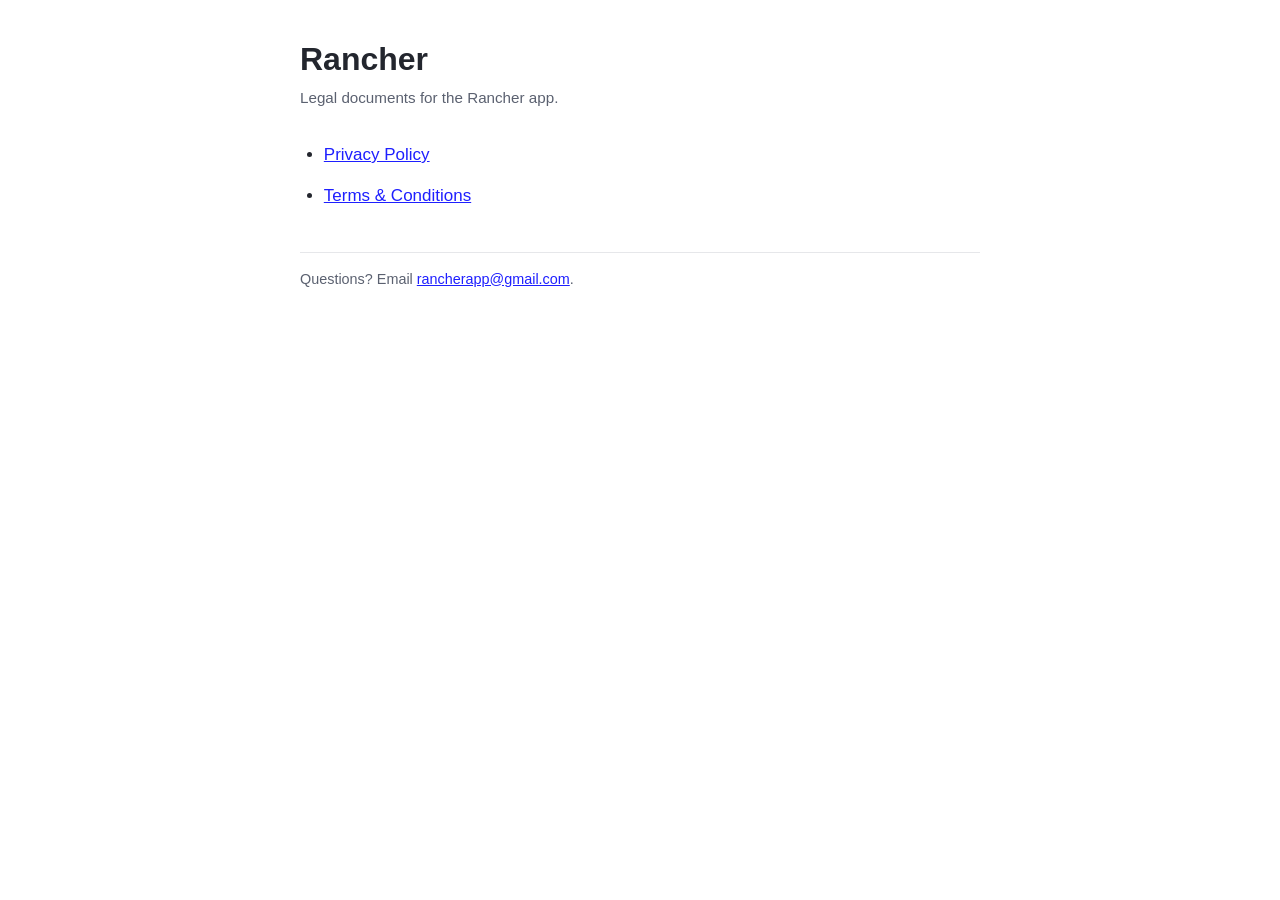
<file: index.html>
<!DOCTYPE html>
<html lang="en">
<head>
<meta charset="utf-8">
<meta name="viewport" content="width=device-width,initial-scale=1">
<title>Rancher – Legal</title>
<link rel="stylesheet" href="style.css">
</head>
<body>
<main>
<h1>Rancher</h1>
<p class="meta">Legal documents for the Rancher app.</p>
<ul class="index">
<li><a href="privacy.html">Privacy Policy</a></li>
<li><a href="terms.html">Terms &amp; Conditions</a></li>
</ul>
<footer>Questions? Email <a href="mailto:rancherapp@gmail.com">rancherapp@gmail.com</a>.</footer>
</main>
</body>
</html>
</file>
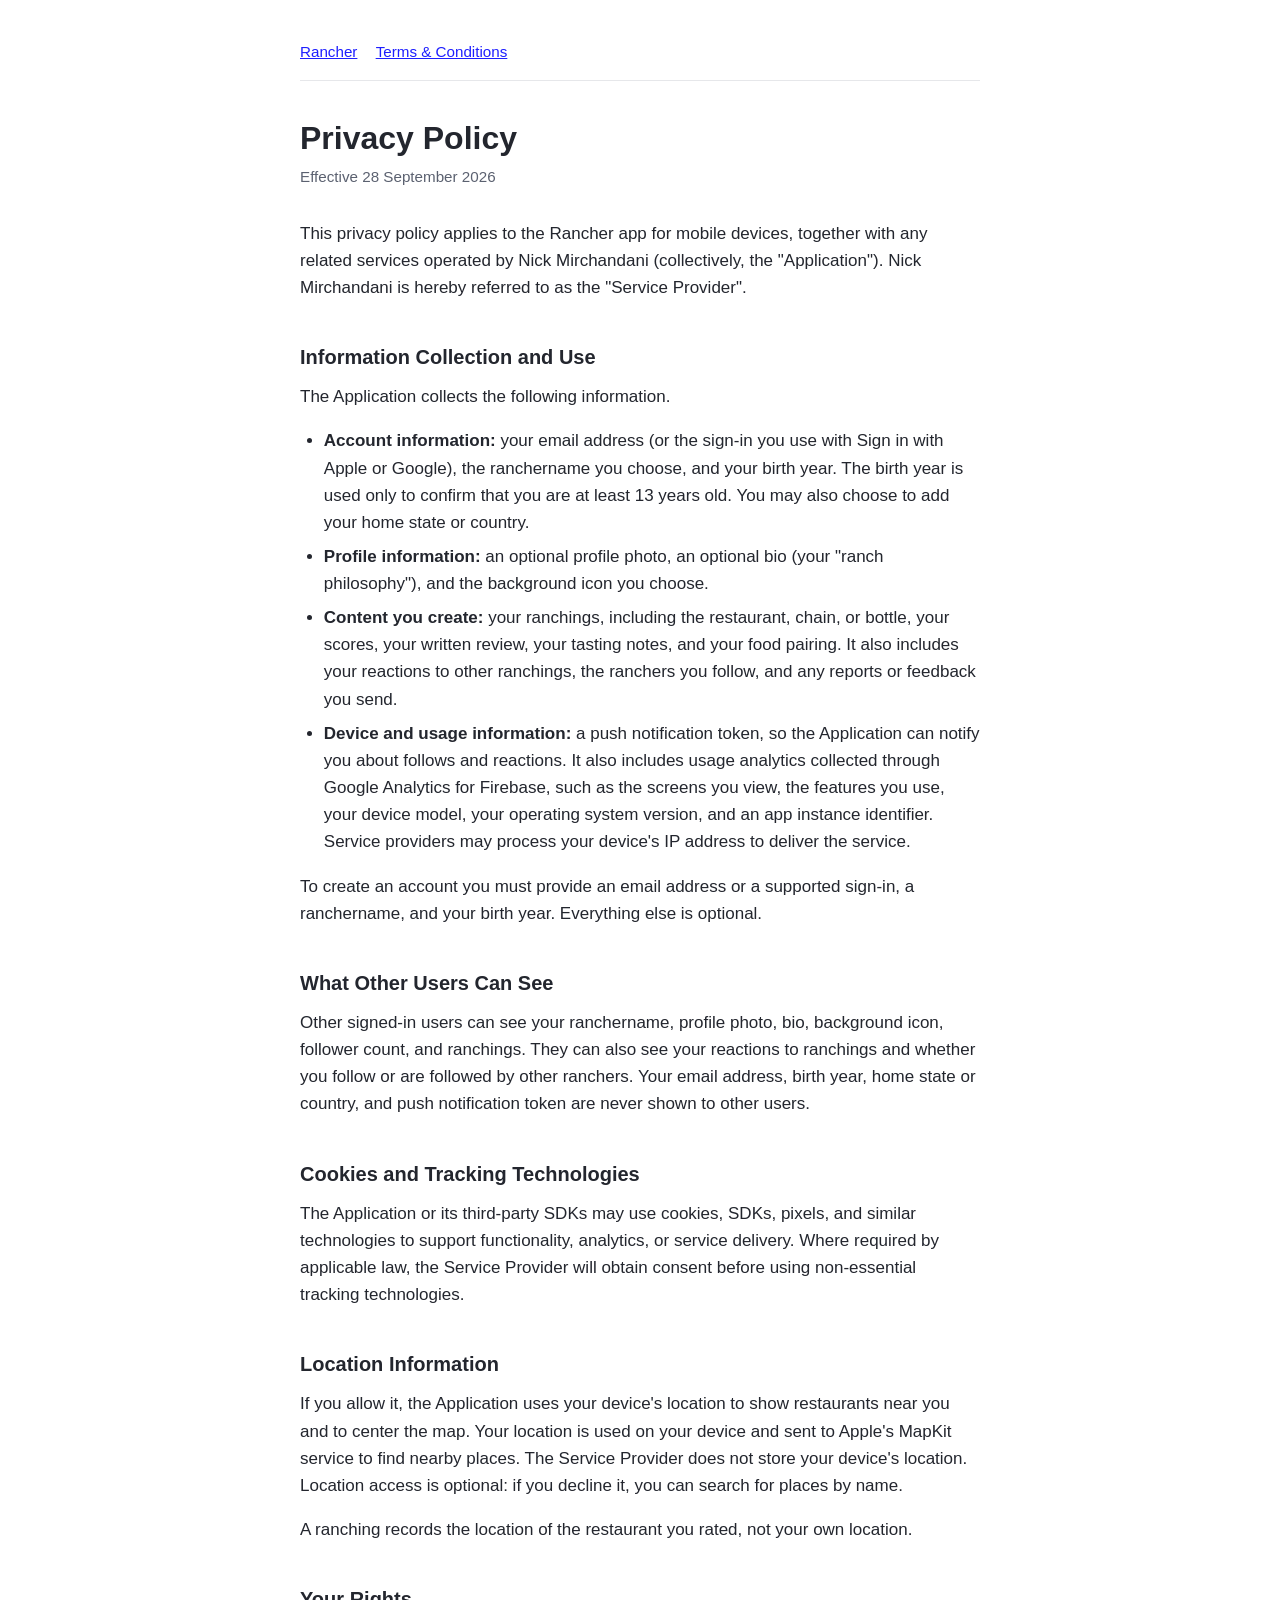
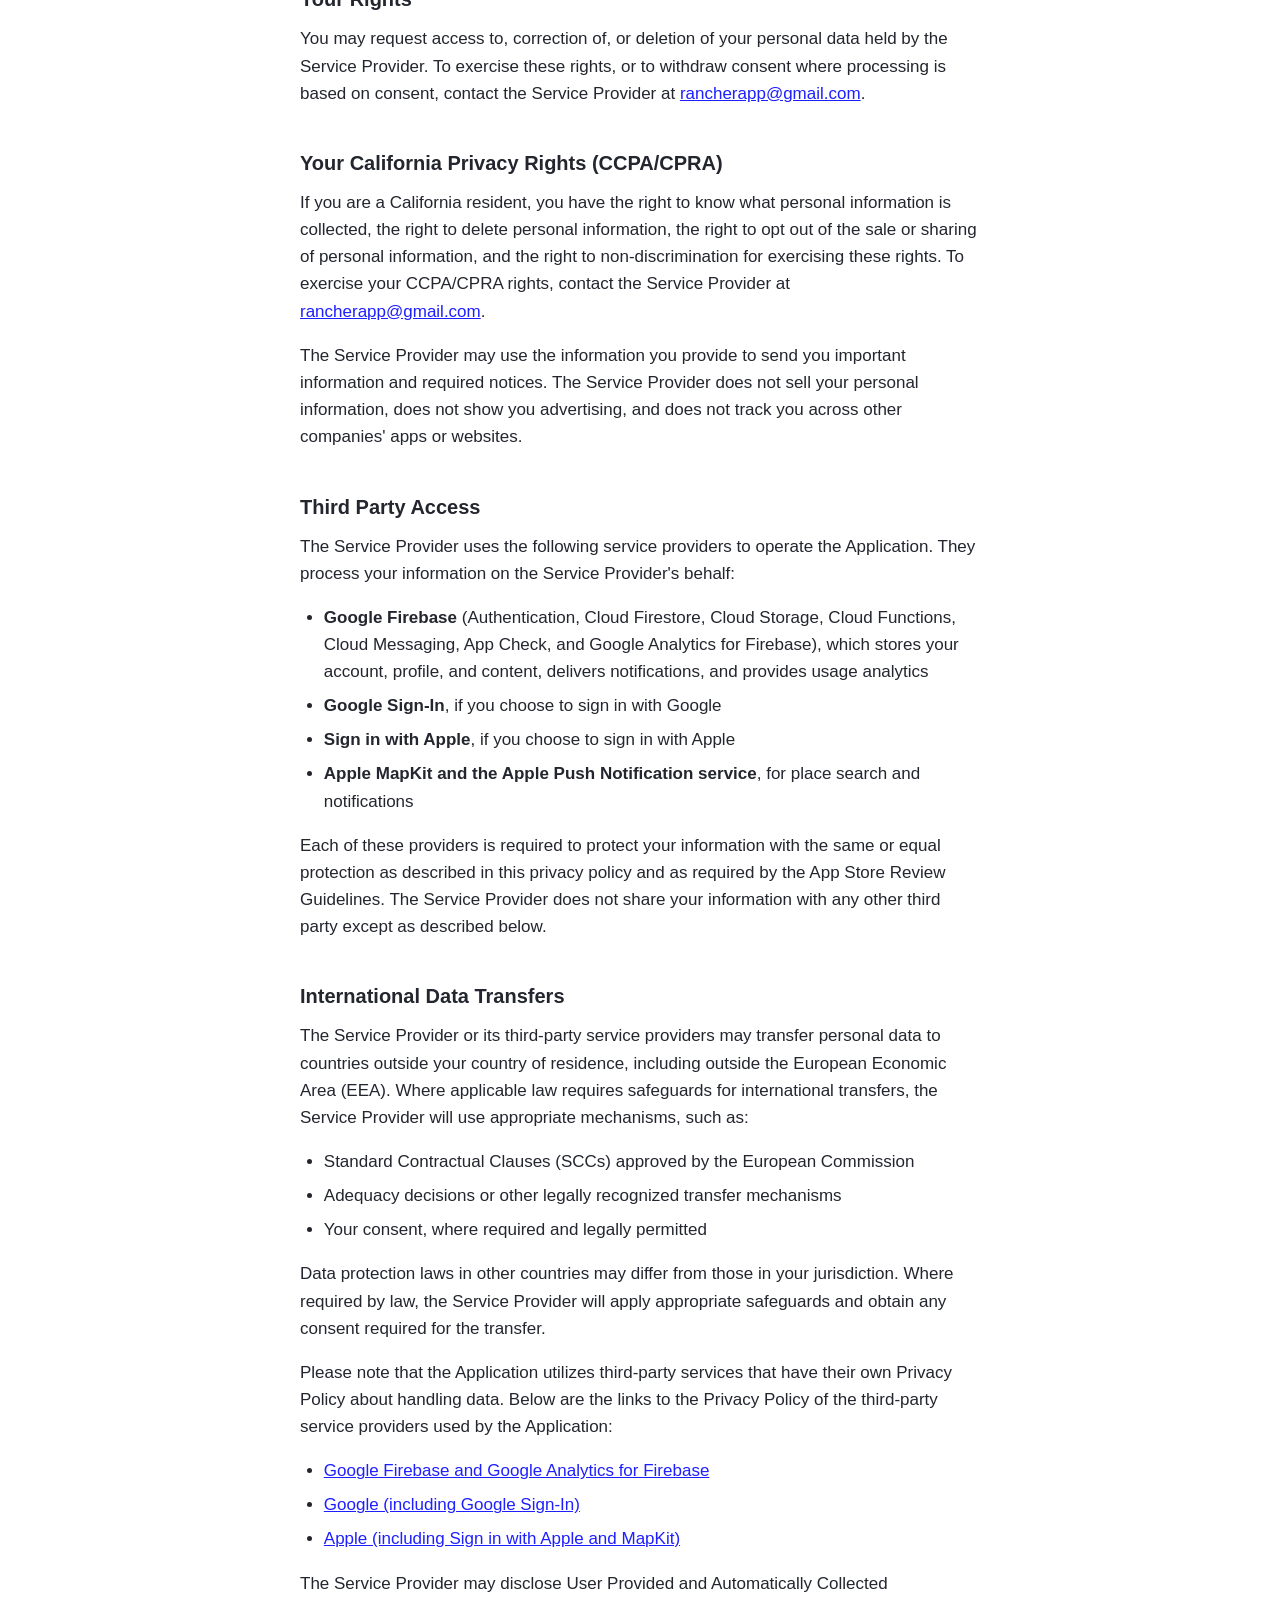
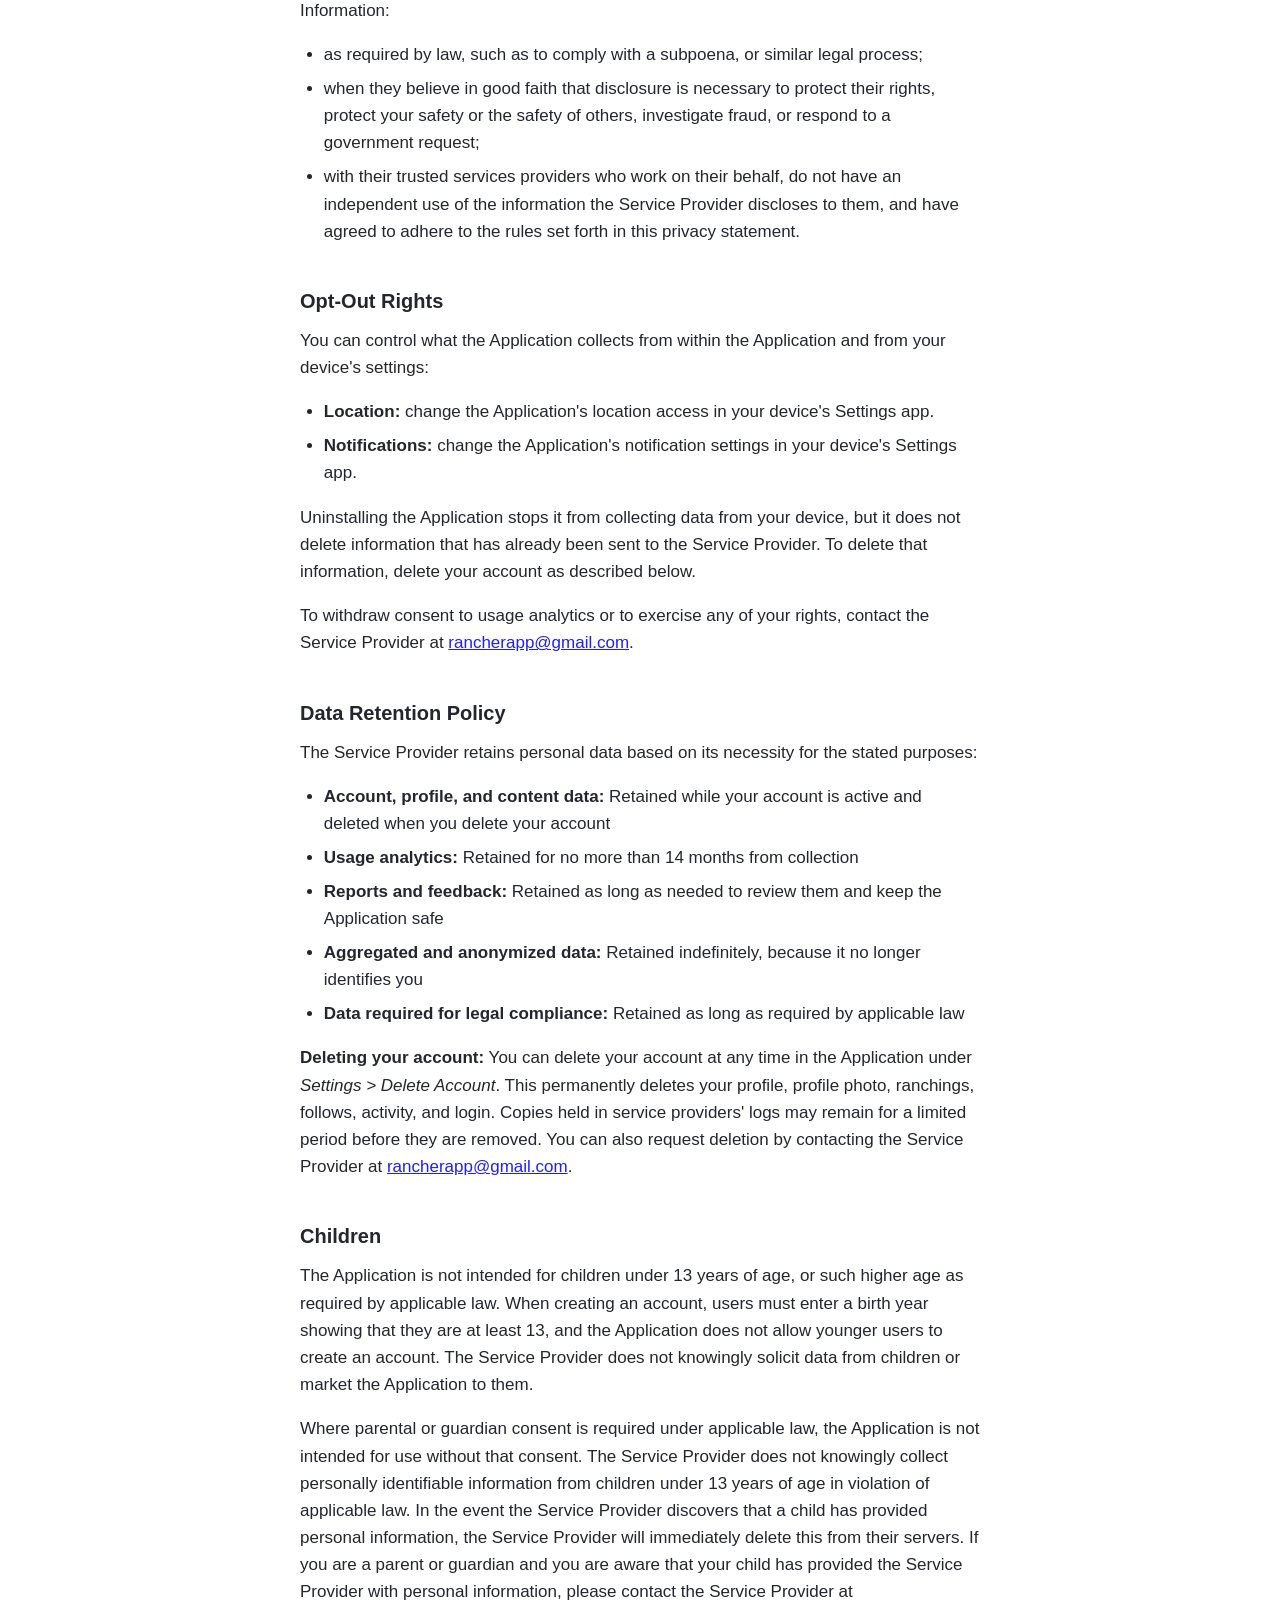
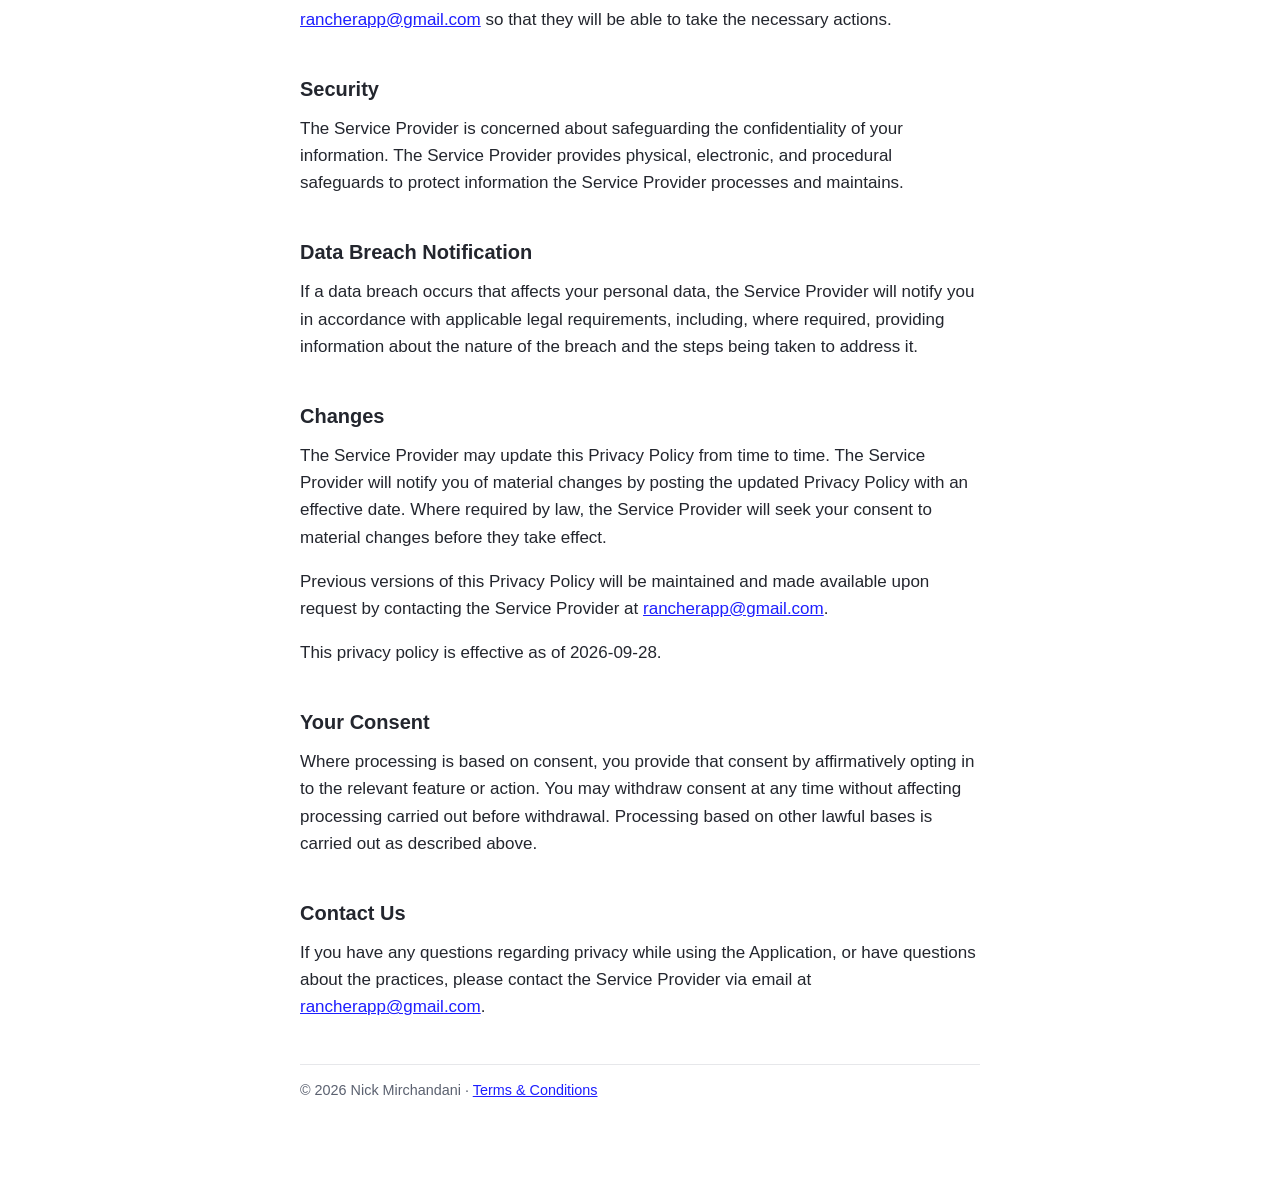
<file: privacy.html>
<!DOCTYPE html>
<html lang="en">
<head>
<meta charset="utf-8">
<meta name="viewport" content="width=device-width,initial-scale=1">
<title>Rancher – Privacy Policy</title>
<link rel="stylesheet" href="style.css">
</head>
<body>
<main>
<nav><a href="index.html">Rancher</a><a href="terms.html">Terms &amp; Conditions</a></nav>
<h1>Privacy Policy</h1>
<p class="meta">Effective 28 September 2026</p>

<p>This privacy policy applies to the Rancher app for mobile devices, together with any related services operated by Nick Mirchandani (collectively, the "Application"). Nick Mirchandani is hereby referred to as the "Service Provider".</p>

<h2>Information Collection and Use</h2>
<p>The Application collects the following information.</p>
<ul>
<li><strong>Account information:</strong> your email address (or the sign-in you use with Sign in with Apple or Google), the ranchername you choose, and your birth year. The birth year is used only to confirm that you are at least 13 years old. You may also choose to add your home state or country.</li>
<li><strong>Profile information:</strong> an optional profile photo, an optional bio (your "ranch philosophy"), and the background icon you choose.</li>
<li><strong>Content you create:</strong> your ranchings, including the restaurant, chain, or bottle, your scores, your written review, your tasting notes, and your food pairing. It also includes your reactions to other ranchings, the ranchers you follow, and any reports or feedback you send.</li>
<li><strong>Device and usage information:</strong> a push notification token, so the Application can notify you about follows and reactions. It also includes usage analytics collected through Google Analytics for Firebase, such as the screens you view, the features you use, your device model, your operating system version, and an app instance identifier. Service providers may process your device's IP address to deliver the service.</li>
</ul>
<p>To create an account you must provide an email address or a supported sign-in, a ranchername, and your birth year. Everything else is optional.</p>

<h2>What Other Users Can See</h2>
<p>Other signed-in users can see your ranchername, profile photo, bio, background icon, follower count, and ranchings. They can also see your reactions to ranchings and whether you follow or are followed by other ranchers. Your email address, birth year, home state or country, and push notification token are never shown to other users.</p>

<h2>Cookies and Tracking Technologies</h2>
<p>The Application or its third-party SDKs may use cookies, SDKs, pixels, and similar technologies to support functionality, analytics, or service delivery. Where required by applicable law, the Service Provider will obtain consent before using non-essential tracking technologies.</p>

<h2>Location Information</h2>
<p>If you allow it, the Application uses your device's location to show restaurants near you and to center the map. Your location is used on your device and sent to Apple's MapKit service to find nearby places. The Service Provider does not store your device's location. Location access is optional: if you decline it, you can search for places by name.</p>
<p>A ranching records the location of the restaurant you rated, not your own location.</p>

<h2>Your Rights</h2>
<p>You may request access to, correction of, or deletion of your personal data held by the Service Provider. To exercise these rights, or to withdraw consent where processing is based on consent, contact the Service Provider at <a href="mailto:rancherapp@gmail.com">rancherapp@gmail.com</a>.</p>

<h2>Your California Privacy Rights (CCPA/CPRA)</h2>
<p>If you are a California resident, you have the right to know what personal information is collected, the right to delete personal information, the right to opt out of the sale or sharing of personal information, and the right to non-discrimination for exercising these rights. To exercise your CCPA/CPRA rights, contact the Service Provider at <a href="mailto:rancherapp@gmail.com">rancherapp@gmail.com</a>.</p>
<p>The Service Provider may use the information you provide to send you important information and required notices. The Service Provider does not sell your personal information, does not show you advertising, and does not track you across other companies' apps or websites.</p>

<h2>Third Party Access</h2>
<p>The Service Provider uses the following service providers to operate the Application. They process your information on the Service Provider's behalf:</p>
<ul>
<li><strong>Google Firebase</strong> (Authentication, Cloud Firestore, Cloud Storage, Cloud Functions, Cloud Messaging, App Check, and Google Analytics for Firebase), which stores your account, profile, and content, delivers notifications, and provides usage analytics</li>
<li><strong>Google Sign-In</strong>, if you choose to sign in with Google</li>
<li><strong>Sign in with Apple</strong>, if you choose to sign in with Apple</li>
<li><strong>Apple MapKit and the Apple Push Notification service</strong>, for place search and notifications</li>
</ul>
<p>Each of these providers is required to protect your information with the same or equal protection as described in this privacy policy and as required by the App Store Review Guidelines. The Service Provider does not share your information with any other third party except as described below.</p>

<h2>International Data Transfers</h2>
<p>The Service Provider or its third-party service providers may transfer personal data to countries outside your country of residence, including outside the European Economic Area (EEA). Where applicable law requires safeguards for international transfers, the Service Provider will use appropriate mechanisms, such as:</p>
<ul>
<li>Standard Contractual Clauses (SCCs) approved by the European Commission</li>
<li>Adequacy decisions or other legally recognized transfer mechanisms</li>
<li>Your consent, where required and legally permitted</li>
</ul>
<p>Data protection laws in other countries may differ from those in your jurisdiction. Where required by law, the Service Provider will apply appropriate safeguards and obtain any consent required for the transfer.</p>
<p>Please note that the Application utilizes third-party services that have their own Privacy Policy about handling data. Below are the links to the Privacy Policy of the third-party service providers used by the Application:</p>
<ul>
<li><a href="https://firebase.google.com/support/privacy">Google Firebase and Google Analytics for Firebase</a></li>
<li><a href="https://policies.google.com/privacy">Google (including Google Sign-In)</a></li>
<li><a href="https://www.apple.com/legal/privacy/">Apple (including Sign in with Apple and MapKit)</a></li>
</ul>
<p>The Service Provider may disclose User Provided and Automatically Collected Information:</p>
<ul>
<li>as required by law, such as to comply with a subpoena, or similar legal process;</li>
<li>when they believe in good faith that disclosure is necessary to protect their rights, protect your safety or the safety of others, investigate fraud, or respond to a government request;</li>
<li>with their trusted services providers who work on their behalf, do not have an independent use of the information the Service Provider discloses to them, and have agreed to adhere to the rules set forth in this privacy statement.</li>
</ul>

<h2>Opt-Out Rights</h2>
<p>You can control what the Application collects from within the Application and from your device's settings:</p>
<ul>
<li><strong>Location:</strong> change the Application's location access in your device's Settings app.</li>
<li><strong>Notifications:</strong> change the Application's notification settings in your device's Settings app.</li>
</ul>
<p>Uninstalling the Application stops it from collecting data from your device, but it does not delete information that has already been sent to the Service Provider. To delete that information, delete your account as described below.</p>
<p>To withdraw consent to usage analytics or to exercise any of your rights, contact the Service Provider at <a href="mailto:rancherapp@gmail.com">rancherapp@gmail.com</a>.</p>

<h2>Data Retention Policy</h2>
<p>The Service Provider retains personal data based on its necessity for the stated purposes:</p>
<ul>
<li><strong>Account, profile, and content data:</strong> Retained while your account is active and deleted when you delete your account</li>
<li><strong>Usage analytics:</strong> Retained for no more than 14 months from collection</li>
<li><strong>Reports and feedback:</strong> Retained as long as needed to review them and keep the Application safe</li>
<li><strong>Aggregated and anonymized data:</strong> Retained indefinitely, because it no longer identifies you</li>
<li><strong>Data required for legal compliance:</strong> Retained as long as required by applicable law</li>
</ul>
<p><strong>Deleting your account:</strong> You can delete your account at any time in the Application under <em>Settings &gt; Delete Account</em>. This permanently deletes your profile, profile photo, ranchings, follows, activity, and login. Copies held in service providers' logs may remain for a limited period before they are removed. You can also request deletion by contacting the Service Provider at <a href="mailto:rancherapp@gmail.com">rancherapp@gmail.com</a>.</p>

<h2>Children</h2>
<p>The Application is not intended for children under 13 years of age, or such higher age as required by applicable law. When creating an account, users must enter a birth year showing that they are at least 13, and the Application does not allow younger users to create an account. The Service Provider does not knowingly solicit data from children or market the Application to them.</p>
<p>Where parental or guardian consent is required under applicable law, the Application is not intended for use without that consent. The Service Provider does not knowingly collect personally identifiable information from children under 13 years of age in violation of applicable law. In the event the Service Provider discovers that a child has provided personal information, the Service Provider will immediately delete this from their servers. If you are a parent or guardian and you are aware that your child has provided the Service Provider with personal information, please contact the Service Provider at <a href="mailto:rancherapp@gmail.com">rancherapp@gmail.com</a> so that they will be able to take the necessary actions.</p>

<h2>Security</h2>
<p>The Service Provider is concerned about safeguarding the confidentiality of your information. The Service Provider provides physical, electronic, and procedural safeguards to protect information the Service Provider processes and maintains.</p>

<h2>Data Breach Notification</h2>
<p>If a data breach occurs that affects your personal data, the Service Provider will notify you in accordance with applicable legal requirements, including, where required, providing information about the nature of the breach and the steps being taken to address it.</p>

<h2>Changes</h2>
<p>The Service Provider may update this Privacy Policy from time to time. The Service Provider will notify you of material changes by posting the updated Privacy Policy with an effective date. Where required by law, the Service Provider will seek your consent to material changes before they take effect.</p>
<p>Previous versions of this Privacy Policy will be maintained and made available upon request by contacting the Service Provider at <a href="mailto:rancherapp@gmail.com">rancherapp@gmail.com</a>.</p>
<p>This privacy policy is effective as of 2026-09-28.</p>

<h2>Your Consent</h2>
<p>Where processing is based on consent, you provide that consent by affirmatively opting in to the relevant feature or action. You may withdraw consent at any time without affecting processing carried out before withdrawal. Processing based on other lawful bases is carried out as described above.</p>

<h2>Contact Us</h2>
<p>If you have any questions regarding privacy while using the Application, or have questions about the practices, please contact the Service Provider via email at <a href="mailto:rancherapp@gmail.com">rancherapp@gmail.com</a>.</p>

<footer>© 2026 Nick Mirchandani · <a href="terms.html">Terms &amp; Conditions</a></footer>
</main>
</body>
</html>
</file>
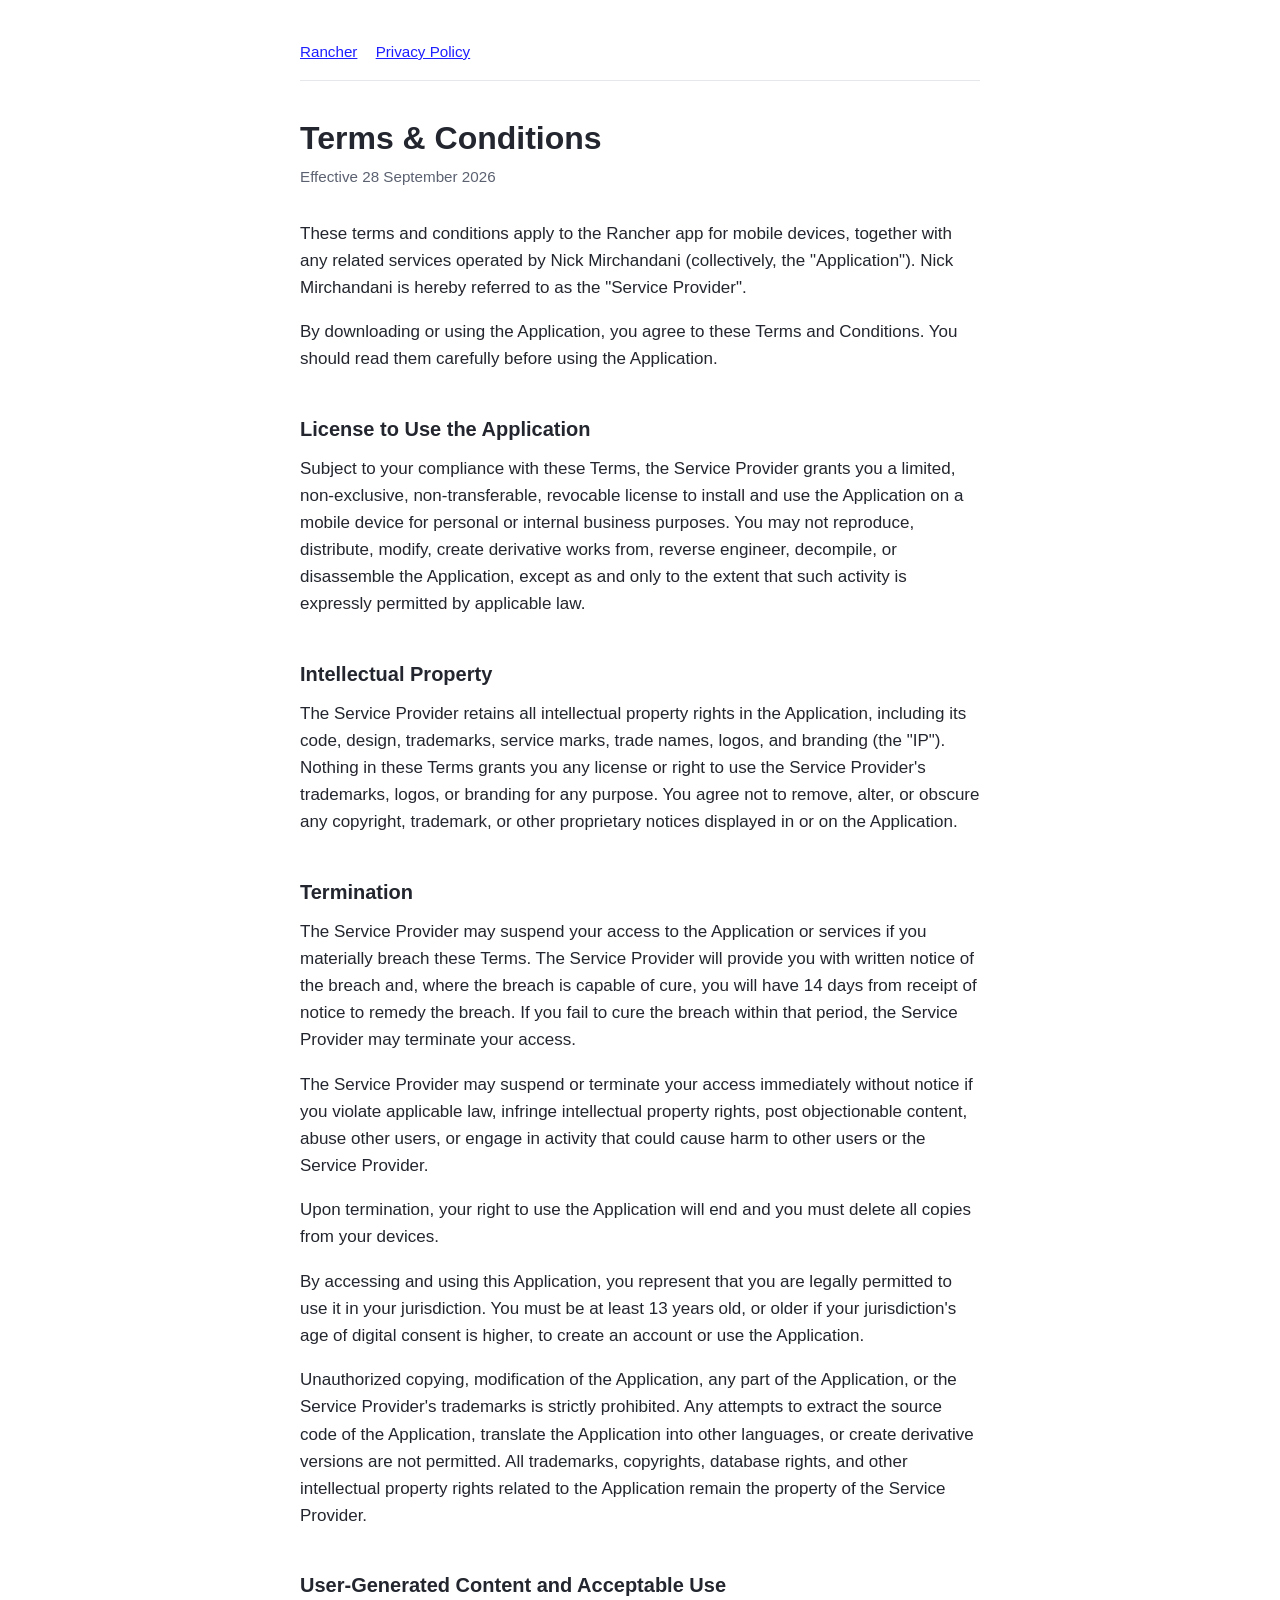
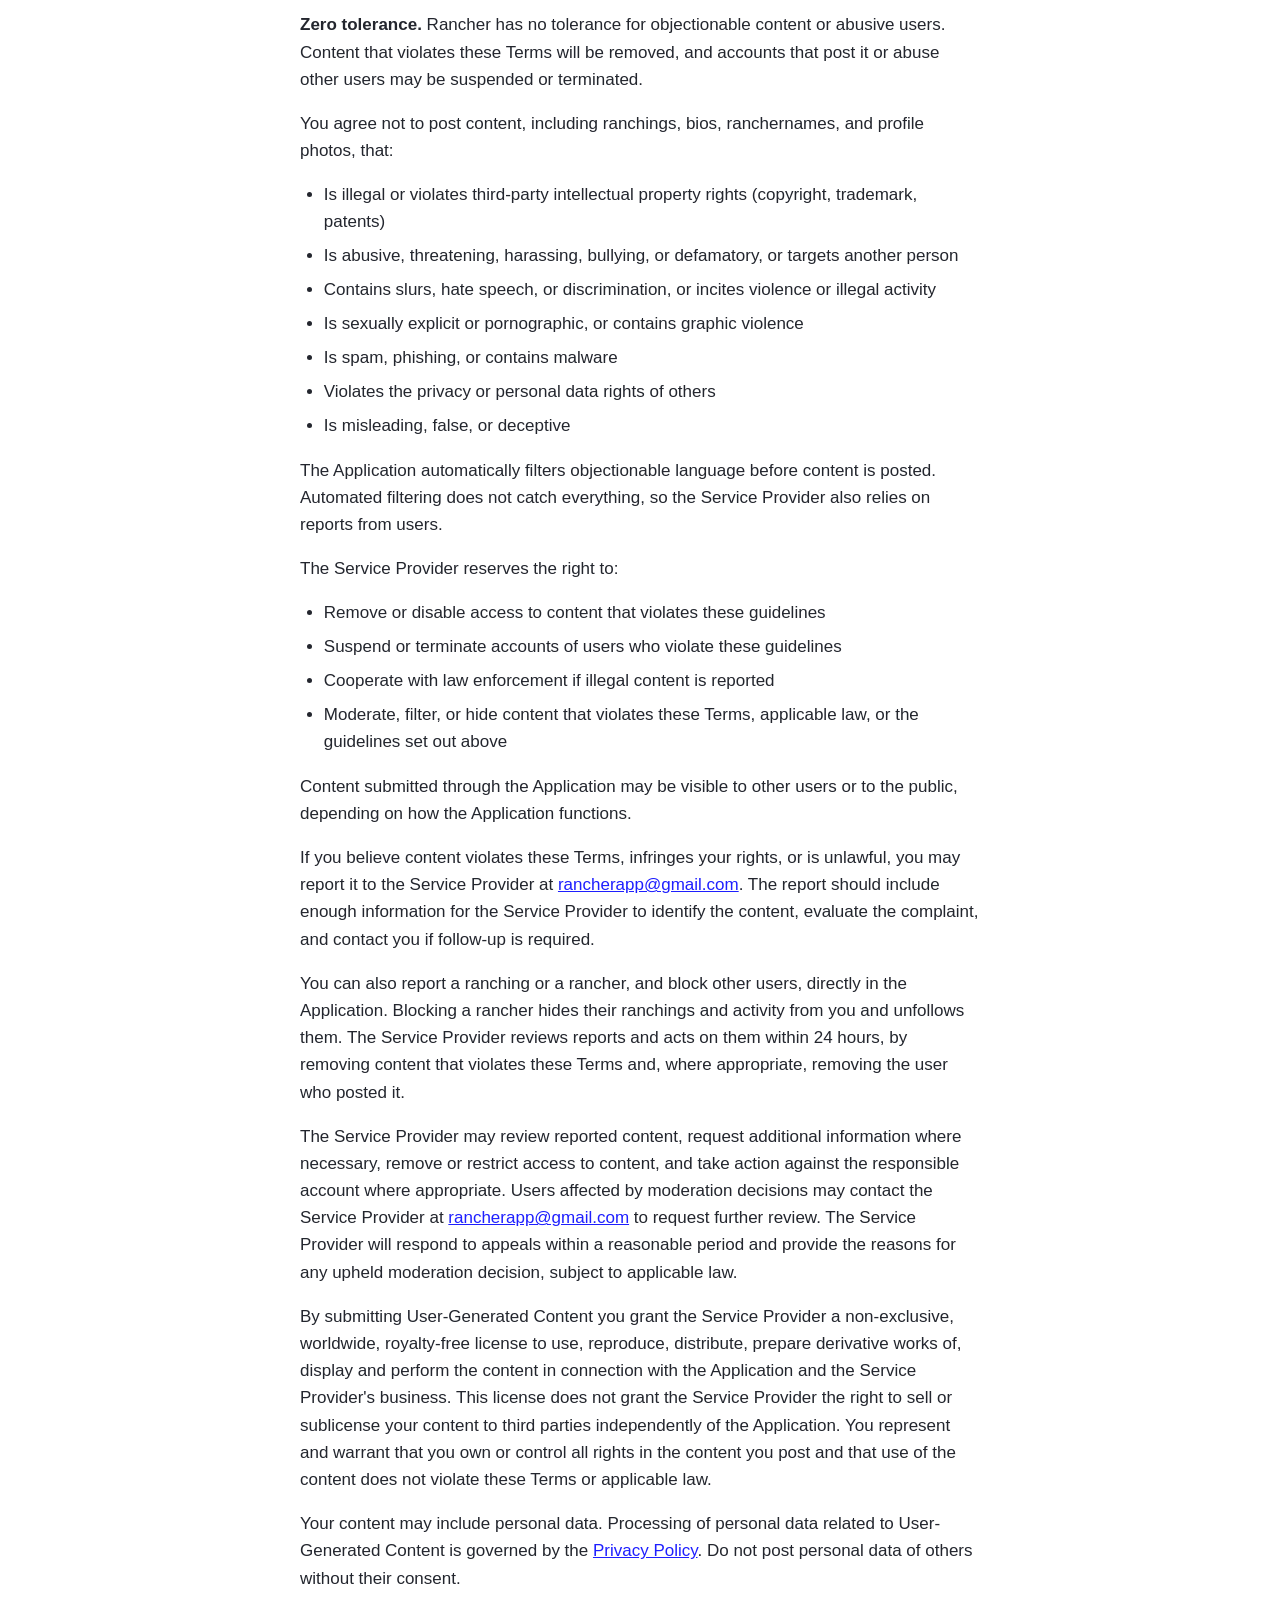
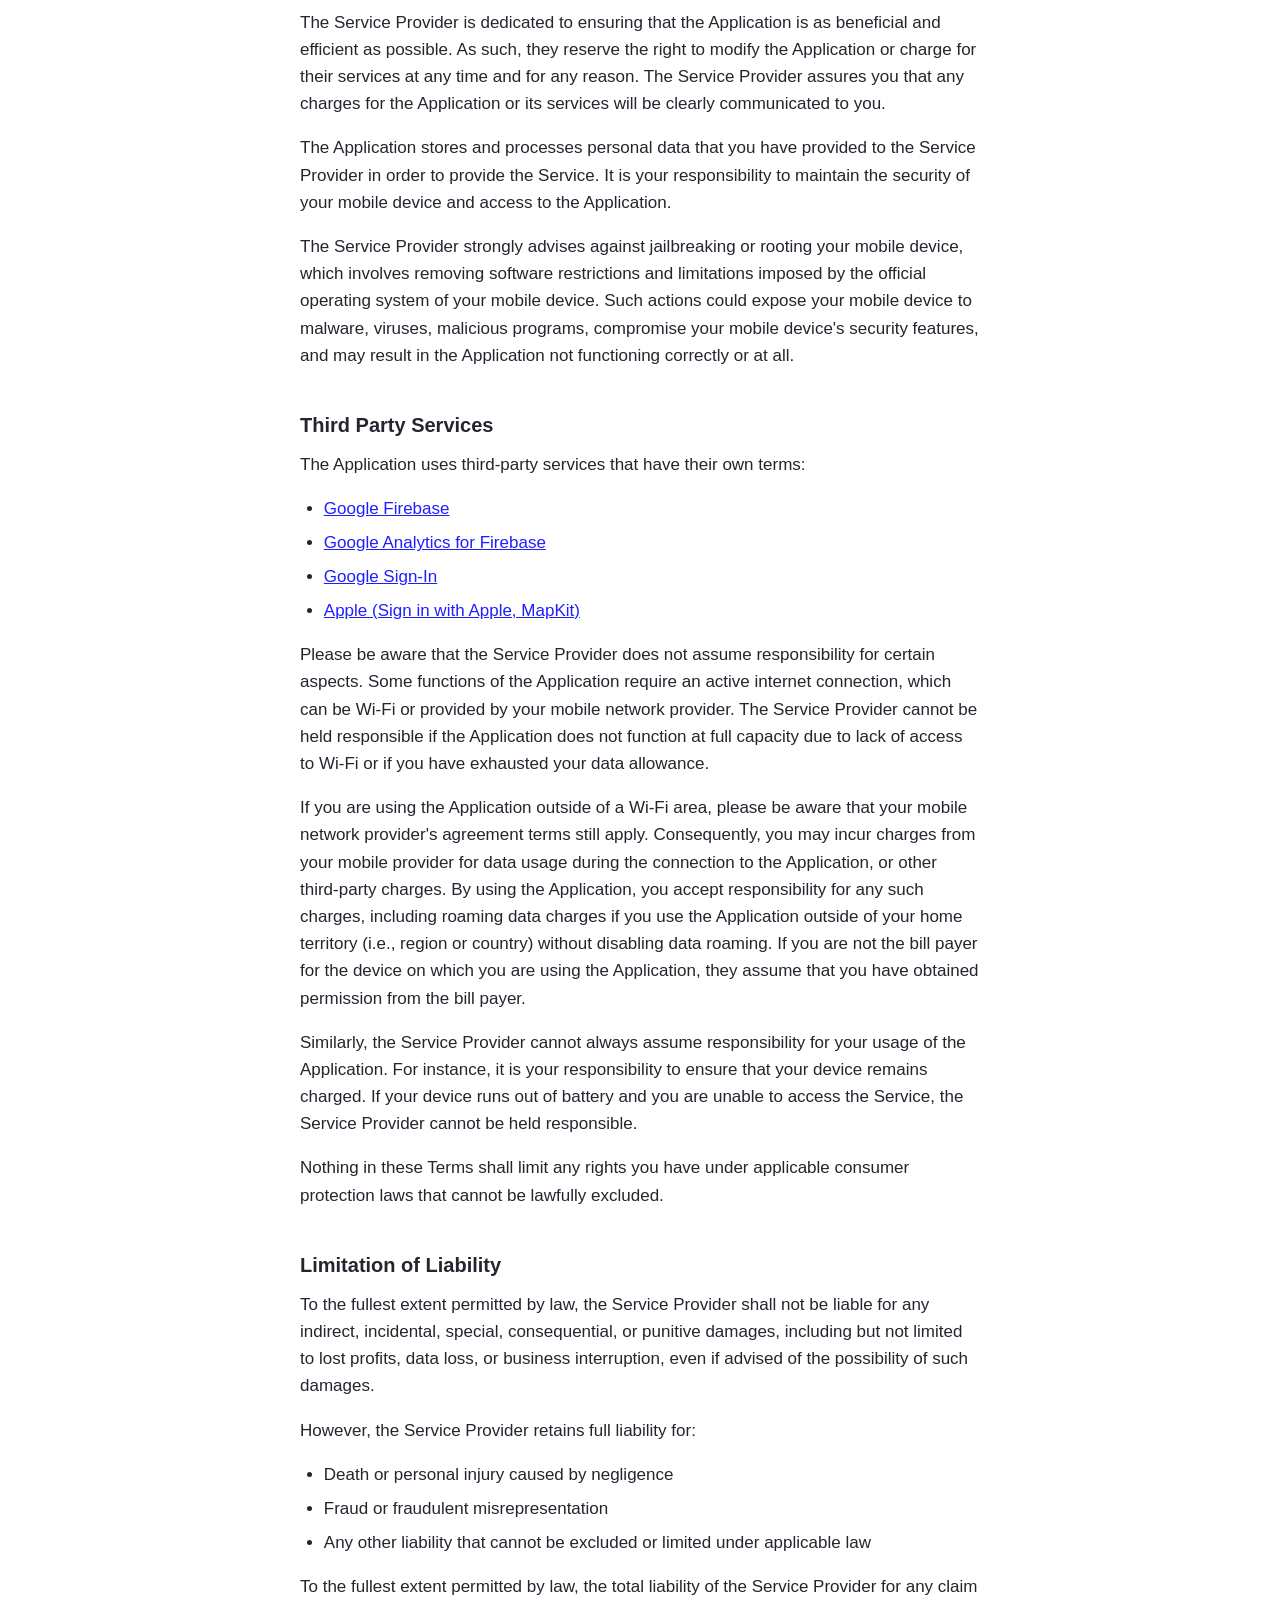
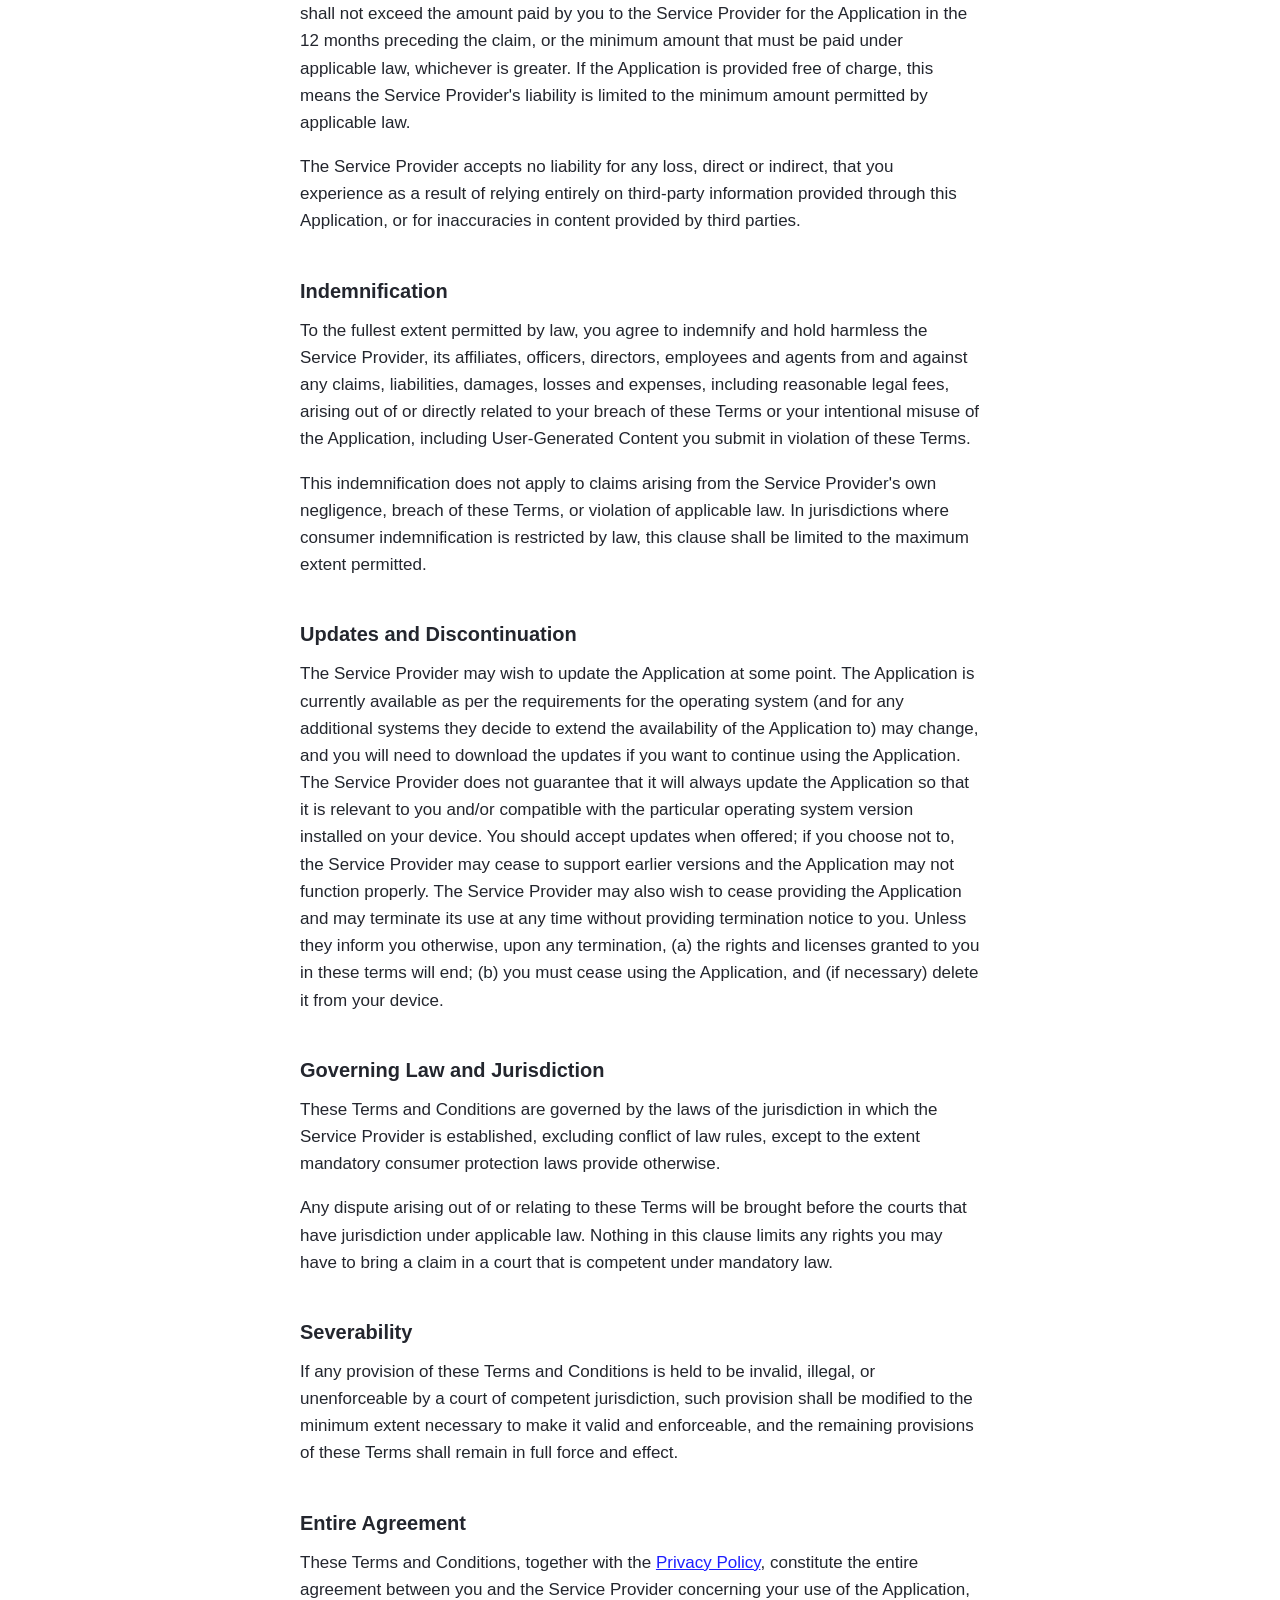
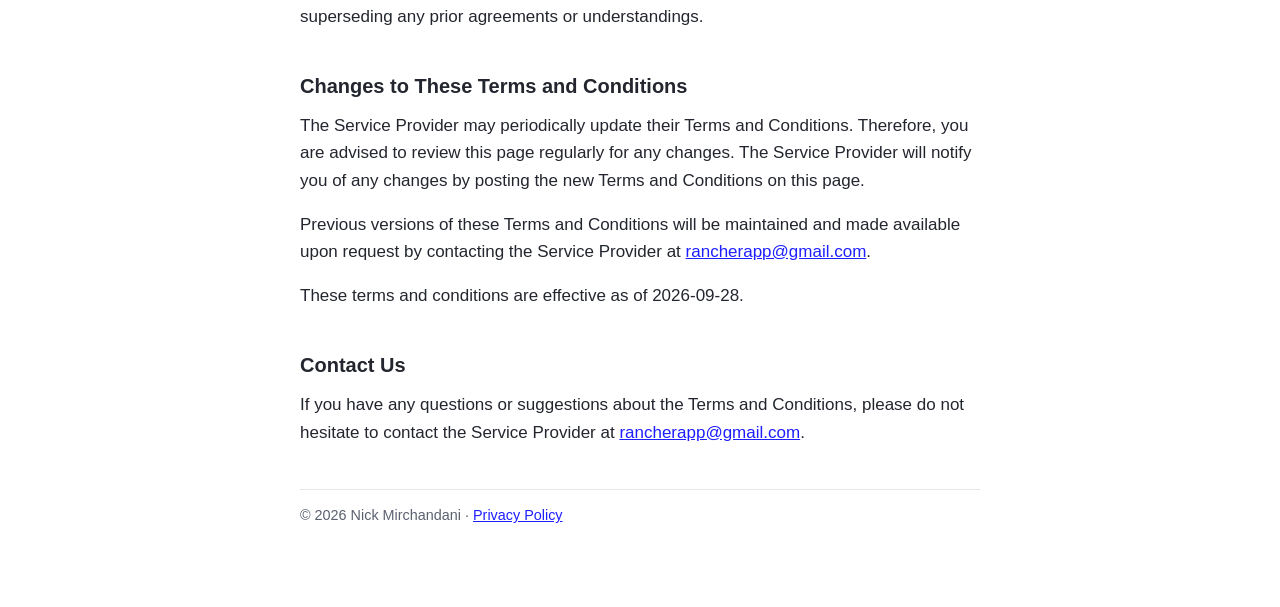
<file: terms.html>
<!DOCTYPE html>
<html lang="en">
<head>
<meta charset="utf-8">
<meta name="viewport" content="width=device-width,initial-scale=1">
<title>Rancher – Terms &amp; Conditions</title>
<link rel="stylesheet" href="style.css">
</head>
<body>
<main>
<nav><a href="index.html">Rancher</a><a href="privacy.html">Privacy Policy</a></nav>
<h1>Terms &amp; Conditions</h1>
<p class="meta">Effective 28 September 2026</p>

<p>These terms and conditions apply to the Rancher app for mobile devices, together with any related services operated by Nick Mirchandani (collectively, the "Application"). Nick Mirchandani is hereby referred to as the "Service Provider".</p>
<p>By downloading or using the Application, you agree to these Terms and Conditions. You should read them carefully before using the Application.</p>

<h2>License to Use the Application</h2>
<p>Subject to your compliance with these Terms, the Service Provider grants you a limited, non-exclusive, non-transferable, revocable license to install and use the Application on a mobile device for personal or internal business purposes. You may not reproduce, distribute, modify, create derivative works from, reverse engineer, decompile, or disassemble the Application, except as and only to the extent that such activity is expressly permitted by applicable law.</p>

<h2>Intellectual Property</h2>
<p>The Service Provider retains all intellectual property rights in the Application, including its code, design, trademarks, service marks, trade names, logos, and branding (the "IP"). Nothing in these Terms grants you any license or right to use the Service Provider's trademarks, logos, or branding for any purpose. You agree not to remove, alter, or obscure any copyright, trademark, or other proprietary notices displayed in or on the Application.</p>

<h2>Termination</h2>
<p>The Service Provider may suspend your access to the Application or services if you materially breach these Terms. The Service Provider will provide you with written notice of the breach and, where the breach is capable of cure, you will have 14 days from receipt of notice to remedy the breach. If you fail to cure the breach within that period, the Service Provider may terminate your access.</p>
<p>The Service Provider may suspend or terminate your access immediately without notice if you violate applicable law, infringe intellectual property rights, post objectionable content, abuse other users, or engage in activity that could cause harm to other users or the Service Provider.</p>
<p>Upon termination, your right to use the Application will end and you must delete all copies from your devices.</p>
<p>By accessing and using this Application, you represent that you are legally permitted to use it in your jurisdiction. You must be at least 13 years old, or older if your jurisdiction's age of digital consent is higher, to create an account or use the Application.</p>
<p>Unauthorized copying, modification of the Application, any part of the Application, or the Service Provider's trademarks is strictly prohibited. Any attempts to extract the source code of the Application, translate the Application into other languages, or create derivative versions are not permitted. All trademarks, copyrights, database rights, and other intellectual property rights related to the Application remain the property of the Service Provider.</p>

<h2>User-Generated Content and Acceptable Use</h2>
<p><strong>Zero tolerance.</strong> Rancher has no tolerance for objectionable content or abusive users. Content that violates these Terms will be removed, and accounts that post it or abuse other users may be suspended or terminated.</p>
<p>You agree not to post content, including ranchings, bios, ranchernames, and profile photos, that:</p>
<ul>
<li>Is illegal or violates third-party intellectual property rights (copyright, trademark, patents)</li>
<li>Is abusive, threatening, harassing, bullying, or defamatory, or targets another person</li>
<li>Contains slurs, hate speech, or discrimination, or incites violence or illegal activity</li>
<li>Is sexually explicit or pornographic, or contains graphic violence</li>
<li>Is spam, phishing, or contains malware</li>
<li>Violates the privacy or personal data rights of others</li>
<li>Is misleading, false, or deceptive</li>
</ul>
<p>The Application automatically filters objectionable language before content is posted. Automated filtering does not catch everything, so the Service Provider also relies on reports from users.</p>
<p>The Service Provider reserves the right to:</p>
<ul>
<li>Remove or disable access to content that violates these guidelines</li>
<li>Suspend or terminate accounts of users who violate these guidelines</li>
<li>Cooperate with law enforcement if illegal content is reported</li>
<li>Moderate, filter, or hide content that violates these Terms, applicable law, or the guidelines set out above</li>
</ul>
<p>Content submitted through the Application may be visible to other users or to the public, depending on how the Application functions.</p>
<p>If you believe content violates these Terms, infringes your rights, or is unlawful, you may report it to the Service Provider at <a href="mailto:rancherapp@gmail.com">rancherapp@gmail.com</a>. The report should include enough information for the Service Provider to identify the content, evaluate the complaint, and contact you if follow-up is required.</p>
<p>You can also report a ranching or a rancher, and block other users, directly in the Application. Blocking a rancher hides their ranchings and activity from you and unfollows them. The Service Provider reviews reports and acts on them within 24 hours, by removing content that violates these Terms and, where appropriate, removing the user who posted it.</p>
<p>The Service Provider may review reported content, request additional information where necessary, remove or restrict access to content, and take action against the responsible account where appropriate. Users affected by moderation decisions may contact the Service Provider at <a href="mailto:rancherapp@gmail.com">rancherapp@gmail.com</a> to request further review. The Service Provider will respond to appeals within a reasonable period and provide the reasons for any upheld moderation decision, subject to applicable law.</p>
<p>By submitting User-Generated Content you grant the Service Provider a non-exclusive, worldwide, royalty-free license to use, reproduce, distribute, prepare derivative works of, display and perform the content in connection with the Application and the Service Provider's business. This license does not grant the Service Provider the right to sell or sublicense your content to third parties independently of the Application. You represent and warrant that you own or control all rights in the content you post and that use of the content does not violate these Terms or applicable law.</p>
<p>Your content may include personal data. Processing of personal data related to User-Generated Content is governed by the <a href="privacy.html">Privacy Policy</a>. Do not post personal data of others without their consent.</p>
<p>The Service Provider is dedicated to ensuring that the Application is as beneficial and efficient as possible. As such, they reserve the right to modify the Application or charge for their services at any time and for any reason. The Service Provider assures you that any charges for the Application or its services will be clearly communicated to you.</p>
<p>The Application stores and processes personal data that you have provided to the Service Provider in order to provide the Service. It is your responsibility to maintain the security of your mobile device and access to the Application.</p>
<p>The Service Provider strongly advises against jailbreaking or rooting your mobile device, which involves removing software restrictions and limitations imposed by the official operating system of your mobile device. Such actions could expose your mobile device to malware, viruses, malicious programs, compromise your mobile device's security features, and may result in the Application not functioning correctly or at all.</p>

<h2>Third Party Services</h2>
<p>The Application uses third-party services that have their own terms:</p>
<ul>
<li><a href="https://firebase.google.com/terms">Google Firebase</a></li>
<li><a href="https://www.google.com/analytics/terms/">Google Analytics for Firebase</a></li>
<li><a href="https://policies.google.com/terms">Google Sign-In</a></li>
<li><a href="https://www.apple.com/legal/internet-services/itunes/">Apple (Sign in with Apple, MapKit)</a></li>
</ul>
<p>Please be aware that the Service Provider does not assume responsibility for certain aspects. Some functions of the Application require an active internet connection, which can be Wi-Fi or provided by your mobile network provider. The Service Provider cannot be held responsible if the Application does not function at full capacity due to lack of access to Wi-Fi or if you have exhausted your data allowance.</p>
<p>If you are using the Application outside of a Wi-Fi area, please be aware that your mobile network provider's agreement terms still apply. Consequently, you may incur charges from your mobile provider for data usage during the connection to the Application, or other third-party charges. By using the Application, you accept responsibility for any such charges, including roaming data charges if you use the Application outside of your home territory (i.e., region or country) without disabling data roaming. If you are not the bill payer for the device on which you are using the Application, they assume that you have obtained permission from the bill payer.</p>
<p>Similarly, the Service Provider cannot always assume responsibility for your usage of the Application. For instance, it is your responsibility to ensure that your device remains charged. If your device runs out of battery and you are unable to access the Service, the Service Provider cannot be held responsible.</p>
<p>Nothing in these Terms shall limit any rights you have under applicable consumer protection laws that cannot be lawfully excluded.</p>

<h2>Limitation of Liability</h2>
<p>To the fullest extent permitted by law, the Service Provider shall not be liable for any indirect, incidental, special, consequential, or punitive damages, including but not limited to lost profits, data loss, or business interruption, even if advised of the possibility of such damages.</p>
<p>However, the Service Provider retains full liability for:</p>
<ul>
<li>Death or personal injury caused by negligence</li>
<li>Fraud or fraudulent misrepresentation</li>
<li>Any other liability that cannot be excluded or limited under applicable law</li>
</ul>
<p>To the fullest extent permitted by law, the total liability of the Service Provider for any claim shall not exceed the amount paid by you to the Service Provider for the Application in the 12 months preceding the claim, or the minimum amount that must be paid under applicable law, whichever is greater. If the Application is provided free of charge, this means the Service Provider's liability is limited to the minimum amount permitted by applicable law.</p>
<p>The Service Provider accepts no liability for any loss, direct or indirect, that you experience as a result of relying entirely on third-party information provided through this Application, or for inaccuracies in content provided by third parties.</p>

<h2>Indemnification</h2>
<p>To the fullest extent permitted by law, you agree to indemnify and hold harmless the Service Provider, its affiliates, officers, directors, employees and agents from and against any claims, liabilities, damages, losses and expenses, including reasonable legal fees, arising out of or directly related to your breach of these Terms or your intentional misuse of the Application, including User-Generated Content you submit in violation of these Terms.</p>
<p>This indemnification does not apply to claims arising from the Service Provider's own negligence, breach of these Terms, or violation of applicable law. In jurisdictions where consumer indemnification is restricted by law, this clause shall be limited to the maximum extent permitted.</p>

<h2>Updates and Discontinuation</h2>
<p>The Service Provider may wish to update the Application at some point. The Application is currently available as per the requirements for the operating system (and for any additional systems they decide to extend the availability of the Application to) may change, and you will need to download the updates if you want to continue using the Application. The Service Provider does not guarantee that it will always update the Application so that it is relevant to you and/or compatible with the particular operating system version installed on your device. You should accept updates when offered; if you choose not to, the Service Provider may cease to support earlier versions and the Application may not function properly. The Service Provider may also wish to cease providing the Application and may terminate its use at any time without providing termination notice to you. Unless they inform you otherwise, upon any termination, (a) the rights and licenses granted to you in these terms will end; (b) you must cease using the Application, and (if necessary) delete it from your device.</p>

<h2>Governing Law and Jurisdiction</h2>
<p>These Terms and Conditions are governed by the laws of the jurisdiction in which the Service Provider is established, excluding conflict of law rules, except to the extent mandatory consumer protection laws provide otherwise.</p>
<p>Any dispute arising out of or relating to these Terms will be brought before the courts that have jurisdiction under applicable law. Nothing in this clause limits any rights you may have to bring a claim in a court that is competent under mandatory law.</p>

<h2>Severability</h2>
<p>If any provision of these Terms and Conditions is held to be invalid, illegal, or unenforceable by a court of competent jurisdiction, such provision shall be modified to the minimum extent necessary to make it valid and enforceable, and the remaining provisions of these Terms shall remain in full force and effect.</p>

<h2>Entire Agreement</h2>
<p>These Terms and Conditions, together with the <a href="privacy.html">Privacy Policy</a>, constitute the entire agreement between you and the Service Provider concerning your use of the Application, superseding any prior agreements or understandings.</p>

<h2>Changes to These Terms and Conditions</h2>
<p>The Service Provider may periodically update their Terms and Conditions. Therefore, you are advised to review this page regularly for any changes. The Service Provider will notify you of any changes by posting the new Terms and Conditions on this page.</p>
<p>Previous versions of these Terms and Conditions will be maintained and made available upon request by contacting the Service Provider at <a href="mailto:rancherapp@gmail.com">rancherapp@gmail.com</a>.</p>
<p>These terms and conditions are effective as of 2026-09-28.</p>

<h2>Contact Us</h2>
<p>If you have any questions or suggestions about the Terms and Conditions, please do not hesitate to contact the Service Provider at <a href="mailto:rancherapp@gmail.com">rancherapp@gmail.com</a>.</p>

<footer>© 2026 Nick Mirchandani · <a href="privacy.html">Privacy Policy</a></footer>
</main>
</body>
</html>
</file>
<file: style.css>
:root{--bg:#fff;--fg:#23262e;--muted:#5b6170;--link:#1e1fff;--rule:#e6e7ea}
@media(prefers-color-scheme:dark){:root{--bg:#121316;--fg:#e8e9ec;--muted:#9aa0ad;--link:#8b8cff;--rule:#2a2c33}}
*{box-sizing:border-box}
body{margin:0;background:var(--bg);color:var(--fg);font:17px/1.6 -apple-system,BlinkMacSystemFont,"Helvetica Neue",Helvetica,Arial,sans-serif;-webkit-text-size-adjust:100%}
main{max-width:720px;margin:0 auto;padding:40px 20px 80px}
h1{font-size:2rem;line-height:1.2;margin:0 0 .25em}
h2{font-size:1.25rem;margin:2em 0 .5em}
p,ul{margin:0 0 1em}
ul{padding-left:1.4em}
li{margin-bottom:.4em}
a{color:var(--link)}
.meta{color:var(--muted);font-size:.95rem;margin-bottom:2em}
nav{font-size:.95rem;margin-bottom:2.5em;padding-bottom:1em;border-bottom:1px solid var(--rule)}
nav a+a{margin-left:1.2em}
footer{margin-top:3em;padding-top:1em;border-top:1px solid var(--rule);color:var(--muted);font-size:.9rem}
.index li{margin-bottom:.8em}
</file>
